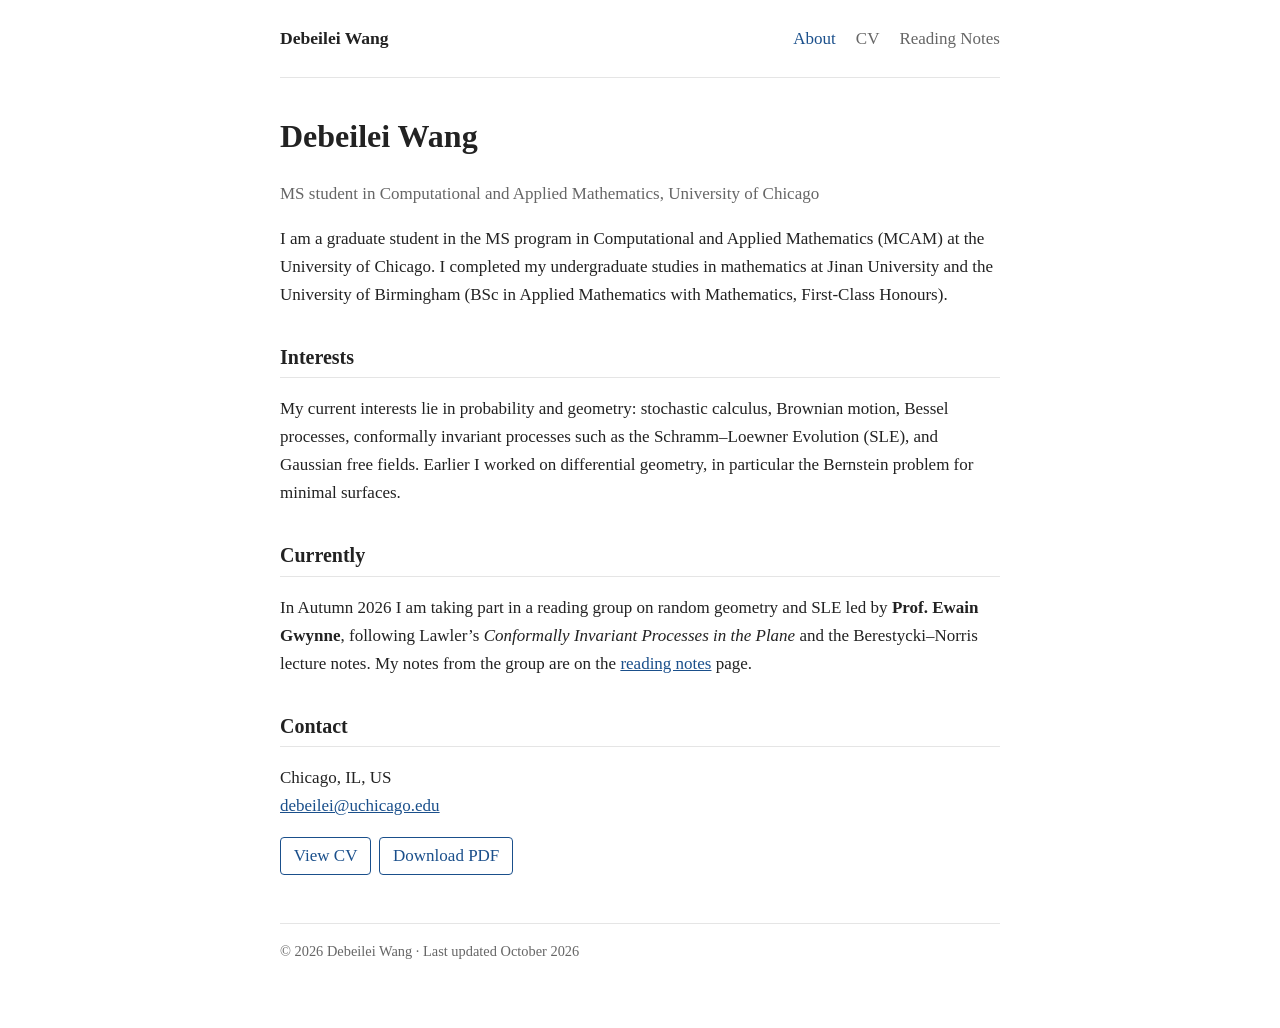
<file: index.html>
<!DOCTYPE html>
<html lang="en"><head><meta charset="utf-8"><meta name="viewport" content="width=device-width,initial-scale=1">
<title>About · Debeilei Wang</title><link rel="stylesheet" href="style.css"></head>
<body><div class="wrap">
<header><a class="name" href="index.html">Debeilei Wang</a>
<nav><a href="index.html" class="active">About</a><a href="cv.html">CV</a><a href="notes.html">Reading Notes</a></nav></header>
<main>
<h1>Debeilei Wang</h1>
<p class="muted">MS student in Computational and Applied Mathematics, University of Chicago</p>
<p>I am a graduate student in the MS program in Computational and Applied Mathematics (MCAM) at the University of Chicago. I completed my undergraduate studies in mathematics at Jinan University and the University of Birmingham (BSc in Applied Mathematics with Mathematics, First-Class Honours).</p>
<h2>Interests</h2>
<p>My current interests lie in probability and geometry: stochastic calculus, Brownian motion, Bessel processes, conformally invariant processes such as the Schramm–Loewner Evolution (SLE), and Gaussian free fields. Earlier I worked on differential geometry, in particular the Bernstein problem for minimal surfaces.</p>
<h2>Currently</h2>
<p>In Autumn 2026 I am taking part in a reading group on random geometry and SLE led by <b>Prof. Ewain Gwynne</b>, following Lawler’s <i>Conformally Invariant Processes in the Plane</i> and the Berestycki–Norris lecture notes. My notes from the group are on the <a href="notes.html">reading notes</a> page.</p>
<h2>Contact</h2>
<p>Chicago, IL, US<br><a href="mailto:debeilei@uchicago.edu">debeilei@uchicago.edu</a></p>
<p><a class="btn" href="cv.html">View CV</a><a class="btn" href="files/Debeilei_Wang_CV.pdf?v=20261022b">Download PDF</a></p>
</main>
<footer>© 2026 Debeilei Wang · Last updated October 2026</footer>
</div></body></html>
</file>
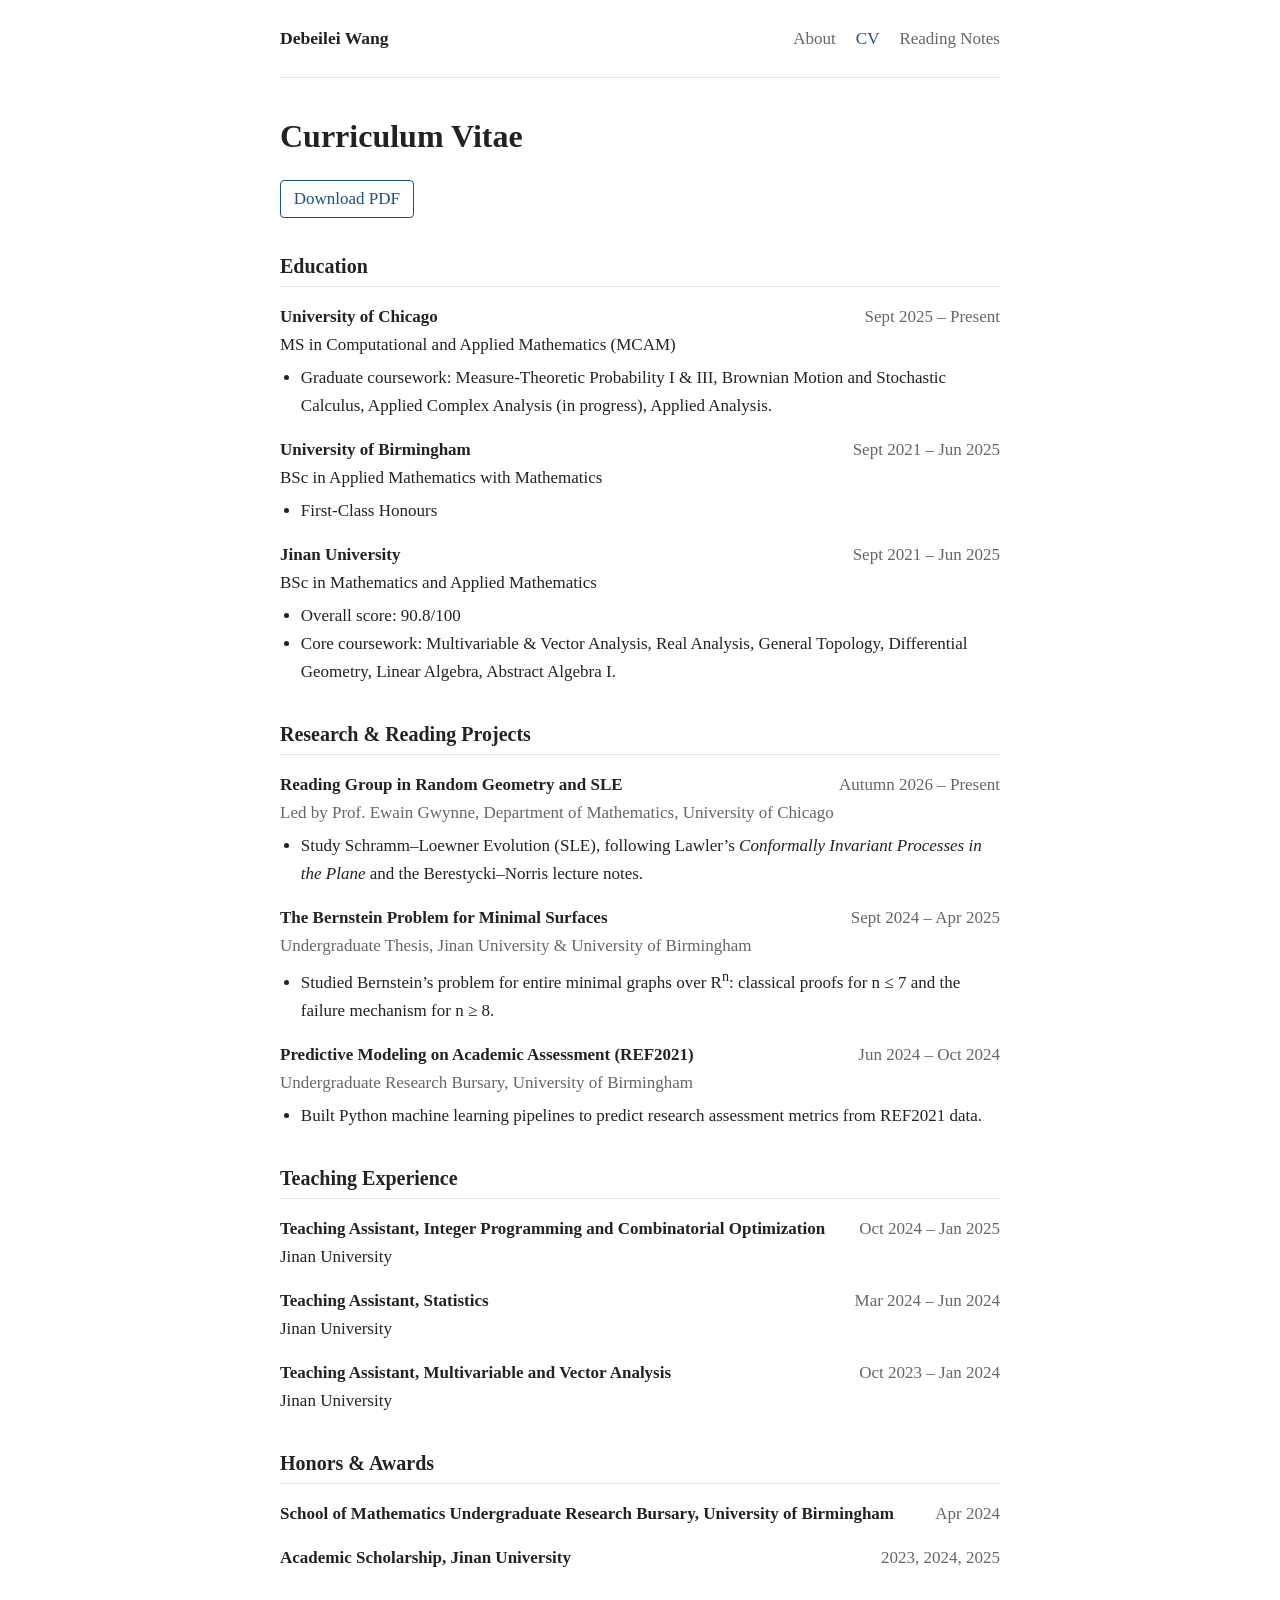
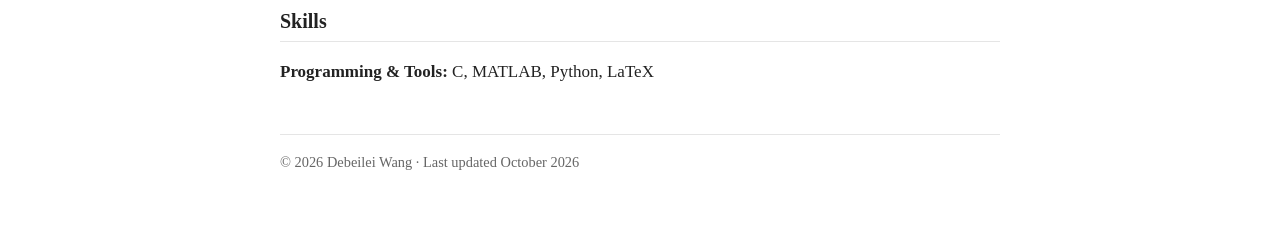
<file: cv.html>
<!DOCTYPE html>
<html lang="en"><head><meta charset="utf-8"><meta name="viewport" content="width=device-width,initial-scale=1">
<title>CV · Debeilei Wang</title><link rel="stylesheet" href="style.css"></head>
<body><div class="wrap">
<header><a class="name" href="index.html">Debeilei Wang</a>
<nav><a href="index.html">About</a><a href="cv.html" class="active">CV</a><a href="notes.html">Reading Notes</a></nav></header>
<main>
<h1>Curriculum Vitae</h1>
<p><a class="btn" href="files/Debeilei_Wang_CV.pdf?v=20261022b">Download PDF</a></p>
<h2>Education</h2>
<div class="item"><div class="row"><span class="title">University of Chicago</span><span class="date">Sept 2025 – Present</span></div>
MS in Computational and Applied Mathematics (MCAM)
<ul><li>Graduate coursework: Measure-Theoretic Probability I &amp; III, Brownian Motion and Stochastic Calculus, Applied Complex Analysis (in progress), Applied Analysis.</li></ul></div>
<div class="item"><div class="row"><span class="title">University of Birmingham</span><span class="date">Sept 2021 – Jun 2025</span></div>
BSc in Applied Mathematics with Mathematics
<ul><li>First-Class Honours</li></ul></div>
<div class="item"><div class="row"><span class="title">Jinan University</span><span class="date">Sept 2021 – Jun 2025</span></div>
BSc in Mathematics and Applied Mathematics
<ul><li>Overall score: 90.8/100</li><li>Core coursework: Multivariable &amp; Vector Analysis, Real Analysis, General Topology, Differential Geometry, Linear Algebra, Abstract Algebra I.</li></ul></div>
<h2>Research &amp; Reading Projects</h2>
<div class="item"><div class="row"><span class="title">Reading Group in Random Geometry and SLE</span><span class="date">Autumn 2026 – Present</span></div>
<span class="muted">Led by Prof. Ewain Gwynne, Department of Mathematics, University of Chicago</span>
<ul><li>Study Schramm–Loewner Evolution (SLE), following Lawler’s <i>Conformally Invariant Processes in the Plane</i> and the Berestycki–Norris lecture notes.</li></ul></div>
<div class="item"><div class="row"><span class="title">The Bernstein Problem for Minimal Surfaces</span><span class="date">Sept 2024 – Apr 2025</span></div>
<span class="muted">Undergraduate Thesis, Jinan University &amp; University of Birmingham</span>
<ul><li>Studied Bernstein’s problem for entire minimal graphs over R<sup>n</sup>: classical proofs for n ≤ 7 and the failure mechanism for n ≥ 8.</li></ul></div>
<div class="item"><div class="row"><span class="title">Predictive Modeling on Academic Assessment (REF2021)</span><span class="date">Jun 2024 – Oct 2024</span></div>
<span class="muted">Undergraduate Research Bursary, University of Birmingham</span>
<ul><li>Built Python machine learning pipelines to predict research assessment metrics from REF2021 data.</li></ul></div>
<h2>Teaching Experience</h2>
<div class="item"><div class="row"><span class="title">Teaching Assistant, Integer Programming and Combinatorial Optimization</span><span class="date">Oct 2024 – Jan 2025</span></div>Jinan University</div>
<div class="item"><div class="row"><span class="title">Teaching Assistant, Statistics</span><span class="date">Mar 2024 – Jun 2024</span></div>Jinan University</div>
<div class="item"><div class="row"><span class="title">Teaching Assistant, Multivariable and Vector Analysis</span><span class="date">Oct 2023 – Jan 2024</span></div>Jinan University</div>
<h2>Honors &amp; Awards</h2>
<div class="item"><div class="row"><span class="title">School of Mathematics Undergraduate Research Bursary, University of Birmingham</span><span class="date">Apr 2024</span></div></div>
<div class="item"><div class="row"><span class="title">Academic Scholarship, Jinan University</span><span class="date">2023, 2024, 2025</span></div></div>
<h2>Skills</h2>
<div class="item"><b>Programming &amp; Tools:</b> C, MATLAB, Python, LaTeX</div>
</main>
<footer>© 2026 Debeilei Wang · Last updated October 2026</footer>
</div></body></html>
</file>
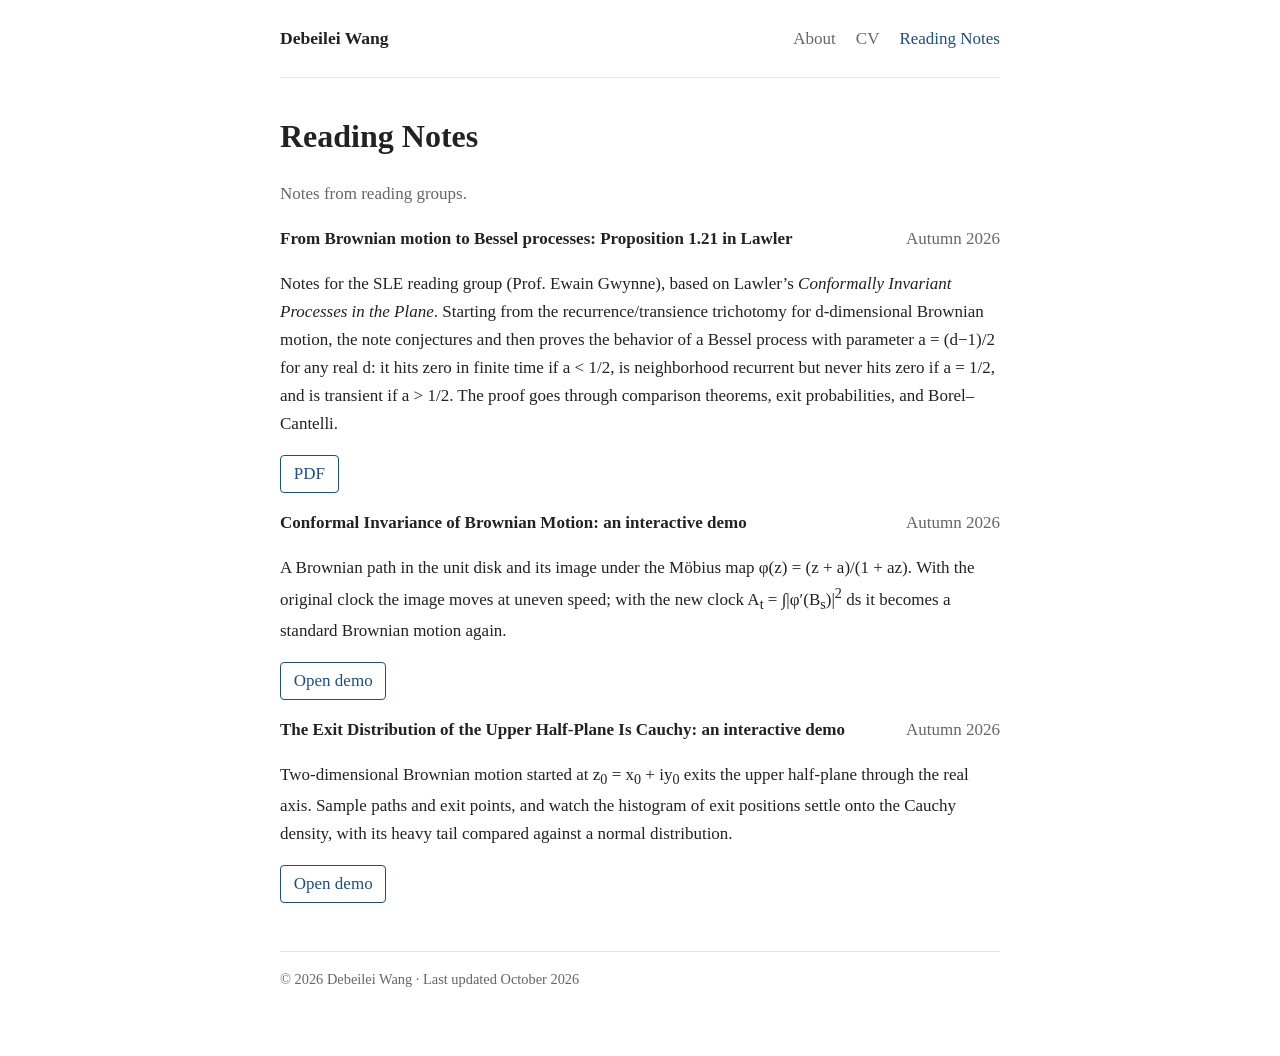
<file: notes.html>
<!DOCTYPE html>
<html lang="en"><head><meta charset="utf-8"><meta name="viewport" content="width=device-width,initial-scale=1">
<title>Reading Notes · Debeilei Wang</title><link rel="stylesheet" href="style.css"></head>
<body><div class="wrap">
<header><a class="name" href="index.html">Debeilei Wang</a>
<nav><a href="index.html">About</a><a href="cv.html">CV</a><a href="notes.html" class="active">Reading Notes</a></nav></header>
<main>
<h1>Reading Notes</h1>
<p class="muted">Notes from reading groups.</p>
<div class="item"><div class="row"><span class="title">From Brownian motion to Bessel processes: Proposition 1.21 in Lawler</span><span class="date">Autumn 2026</span></div>
<p>Notes for the SLE reading group (Prof. Ewain Gwynne), based on Lawler’s <i>Conformally Invariant Processes in the Plane</i>. Starting from the recurrence/transience trichotomy for d-dimensional Brownian motion, the note conjectures and then proves the behavior of a Bessel process with parameter a = (d−1)/2 for any real d: it hits zero in finite time if a &lt; 1/2, is neighborhood recurrent but never hits zero if a = 1/2, and is transient if a &gt; 1/2. The proof goes through comparison theorems, exit probabilities, and Borel–Cantelli.</p>
<a class="btn" href="files/Lawler_s_Prop1_21.pdf">PDF</a></div>
<div class="item"><div class="row"><span class="title">Conformal Invariance of Brownian Motion: an interactive demo</span><span class="date">Autumn 2026</span></div>
<p>A Brownian path in the unit disk and its image under the Möbius map &phi;(z) = (z + a)/(1 + az). With the original clock the image moves at uneven speed; with the new clock A<sub>t</sub> = &int;|&phi;&prime;(B<sub>s</sub>)|<sup>2</sup> ds it becomes a standard Brownian motion again.</p>
<a class="btn" href="demos/conformal-brownian.html">Open demo</a></div>
<div class="item"><div class="row"><span class="title">The Exit Distribution of the Upper Half-Plane Is Cauchy: an interactive demo</span><span class="date">Autumn 2026</span></div>
<p>Two-dimensional Brownian motion started at z<sub>0</sub> = x<sub>0</sub> + iy<sub>0</sub> exits the upper half-plane through the real axis. Sample paths and exit points, and watch the histogram of exit positions settle onto the Cauchy density, with its heavy tail compared against a normal distribution.</p>
<a class="btn" href="demos/halfplane-cauchy.html">Open demo</a></div>
</main>
<footer>© 2026 Debeilei Wang · Last updated October 2026</footer>
</div></body></html>
</file>
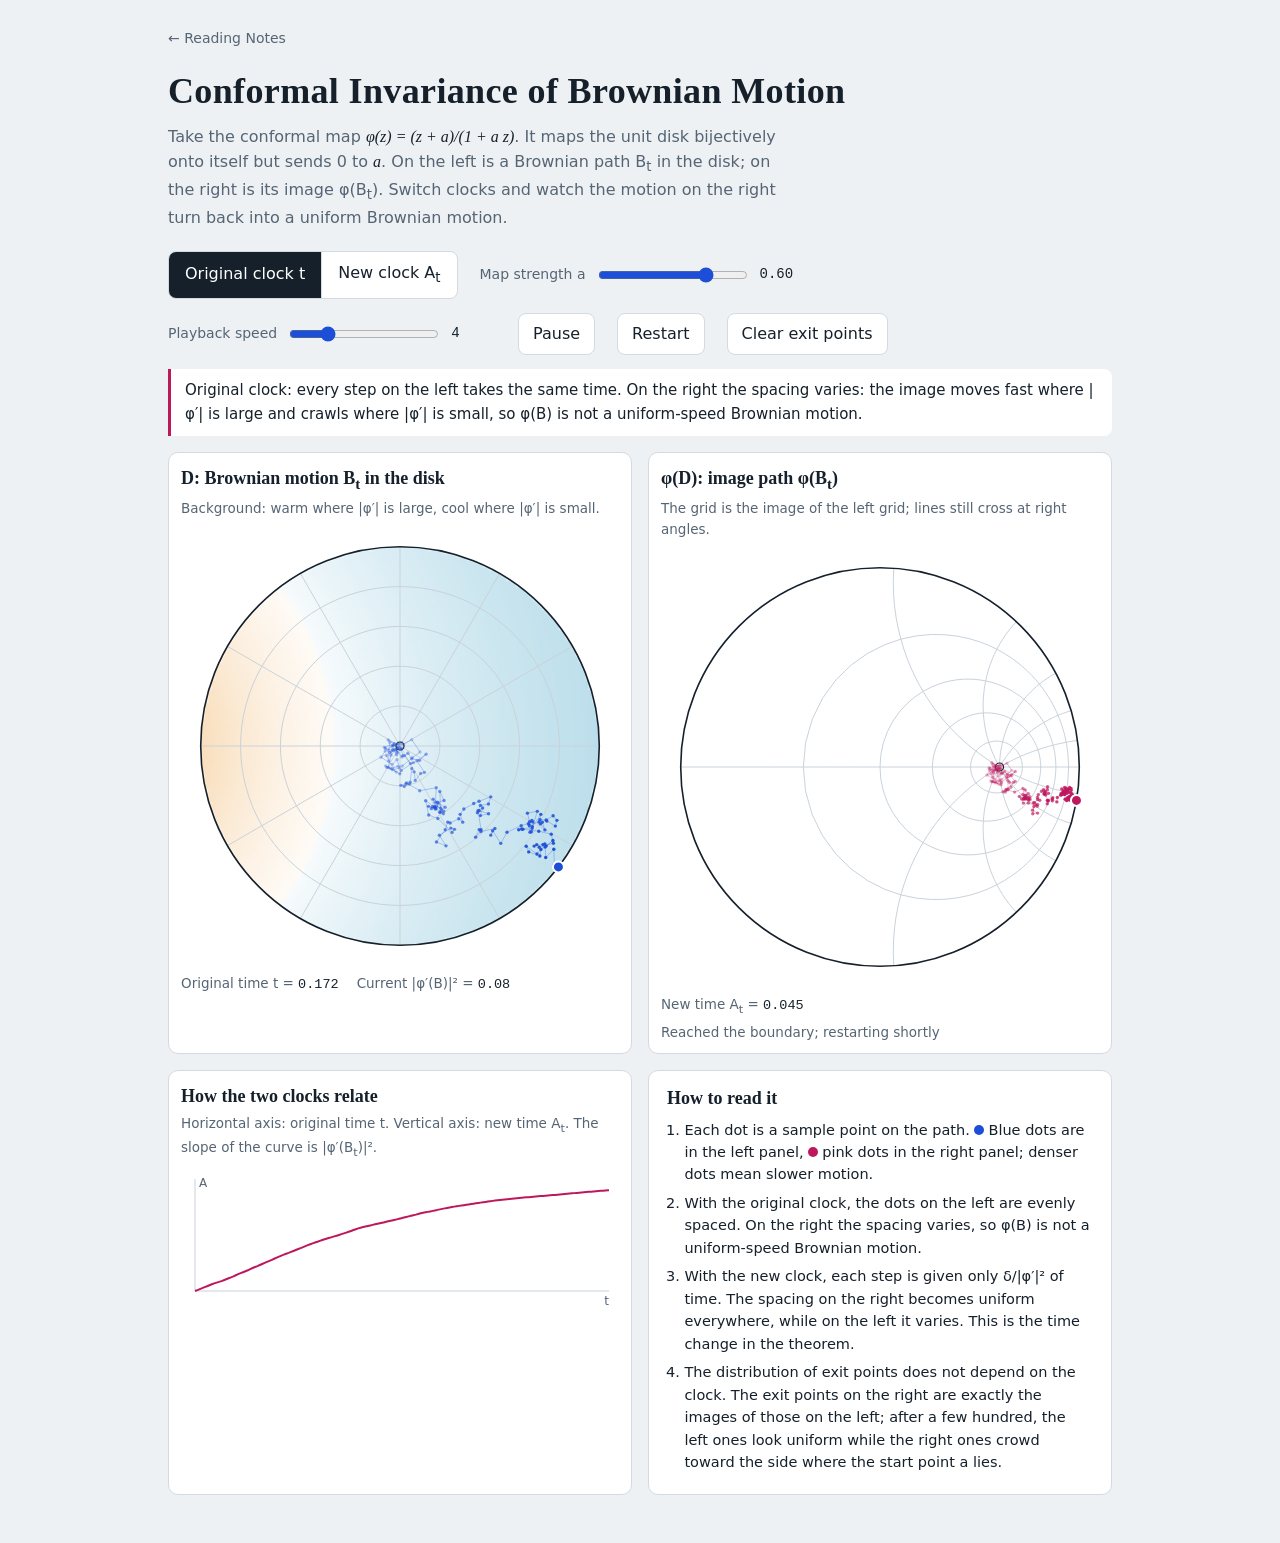
<file: demos/conformal-brownian.html>
<!DOCTYPE html>
<html lang="en">
<head>
<meta charset="utf-8">
<meta name="viewport" content="width=device-width, initial-scale=1">
<title>Conformal Invariance of Brownian Motion · Debeilei Wang</title>
<style>
:root{
  --bg:#eef1f4; --panel:#ffffff; --fg:#15202b; --muted:#566574; --border:#d3dae1;
  --grid:#c9d2db; --edge:#15202b; --left:#1d4ed8; --right:#be185d; --btn:#15202b; --btnfg:#ffffff;
  --serif:"Iowan Old Style","Palatino Linotype",Palatino,Georgia,serif;
  --sans:system-ui,-apple-system,"Segoe UI","PingFang SC","Microsoft YaHei",sans-serif;
  --mono:ui-monospace,SFMono-Regular,Menlo,Consolas,monospace;
}
@media (prefers-color-scheme: dark){
  :root{
    color-scheme:dark;
    --bg:#12161b; --panel:#1a2028; --fg:#e8edf2; --muted:#93a1af; --border:#2b343f;
    --grid:#34404c; --edge:#e8edf2; --left:#6ea8ff; --right:#f472b6; --btn:#e8edf2; --btnfg:#12161b;
  }
}
*{box-sizing:border-box}
body{margin:0;background:var(--bg);color:var(--fg);font-family:var(--sans);line-height:1.55}
main{max-width:980px;margin:0 auto;padding:28px 18px 48px}
h1{font-family:var(--serif);font-size:clamp(26px,4vw,36px);margin:0 0 6px;font-weight:600;letter-spacing:.01em}
.back{margin:0 0 14px;font-size:14px}
.back a{color:var(--muted);text-decoration:none}
.lede{margin:0 0 20px;color:var(--muted);max-width:62ch}
.formula{font-family:var(--serif);font-style:italic;color:var(--fg)}
.controls{display:flex;flex-wrap:wrap;gap:14px 22px;align-items:center;margin:0 0 14px}
.seg{display:inline-flex;border:1px solid var(--border);border-radius:8px;overflow:hidden;background:var(--panel)}
.seg button{border:0;background:transparent;color:var(--fg);padding:9px 16px;font:inherit;cursor:pointer}
.seg button[aria-pressed="true"]{background:var(--btn);color:var(--btnfg)}
.seg button+button{border-left:1px solid var(--border)}
label.sl{display:flex;align-items:center;gap:10px;color:var(--muted);font-size:14px}
label.sl output{font-family:var(--mono);color:var(--fg);min-width:3.2em}
input[type=range]{width:150px;accent-color:var(--left)}
button.plain{border:1px solid var(--border);background:var(--panel);color:var(--fg);padding:8px 14px;border-radius:8px;font:inherit;cursor:pointer}
button:focus-visible,input:focus-visible{outline:2px solid var(--left);outline-offset:2px}
.modeNote{margin:0 0 16px;padding:10px 14px;border-left:3px solid var(--right);background:var(--panel);border-radius:0 8px 8px 0;font-size:15px;min-height:3.1em}
.panels{display:grid;grid-template-columns:repeat(auto-fit,minmax(290px,1fr));gap:16px}
.panel{background:var(--panel);border:1px solid var(--border);border-radius:10px;padding:12px 12px 10px}
.panel h2{font-family:var(--serif);font-size:18px;font-weight:600;margin:0 0 2px}
.panel p.sub{margin:0 0 8px;color:var(--muted);font-size:13.5px}
canvas{display:block;width:100%}
canvas.sq{aspect-ratio:1/1}
.read{display:flex;flex-wrap:wrap;gap:4px 18px;margin-top:8px;font-size:13.5px;color:var(--muted)}
.read b{font-family:var(--mono);font-weight:500;color:var(--fg)}
.lower{display:grid;grid-template-columns:repeat(auto-fit,minmax(290px,1fr));gap:16px;margin-top:16px}
.lower canvas{height:140px}
.guide{background:var(--panel);border:1px solid var(--border);border-radius:10px;padding:14px 18px}
.guide h2{font-family:var(--serif);font-size:18px;margin:0 0 6px;font-weight:600}
.guide ol{margin:0;padding-left:1.2em;font-size:14.5px}
.guide li{margin:6px 0}
.sw{display:inline-block;width:10px;height:10px;border-radius:50%;vertical-align:baseline;margin-right:4px}
</style>
</head>
<body>
<main>
  <p class="back"><a href="../notes.html">← Reading Notes</a></p>
  <h1>Conformal Invariance of Brownian Motion</h1>
  <p class="lede">Take the conformal map <span class="formula">φ(z) = (z + a)/(1 + a z)</span>. It maps the unit disk bijectively onto itself but sends 0 to <span class="formula">a</span>. On the left is a Brownian path B<sub>t</sub> in the disk; on the right is its image φ(B<sub>t</sub>). Switch clocks and watch the motion on the right turn back into a uniform Brownian motion.</p>

  <div class="controls">
    <div class="seg" role="group" aria-label="Choose clock">
      <button id="mReal" aria-pressed="true">Original clock t</button>
      <button id="mNew" aria-pressed="false">New clock A<sub>t</sub></button>
    </div>
    <label class="sl">Map strength a <input id="sa" type="range" min="0" max="0.8" step="0.05" value="0.6"><output id="oa">0.60</output></label>
    <label class="sl">Playback speed <input id="ss" type="range" min="1" max="14" step="1" value="4"><output id="os">4</output></label>
    <button class="plain" id="bPause">Pause</button>
    <button class="plain" id="bRestart">Restart</button>
    <button class="plain" id="bClear">Clear exit points</button>
  </div>

  <p class="modeNote" id="modeNote"></p>

  <div class="panels">
    <section class="panel">
      <h2>D: Brownian motion B<sub>t</sub> in the disk</h2>
      <p class="sub">Background: warm where |φ′| is large, cool where |φ′| is small.</p>
      <canvas id="cL" class="sq" aria-label="Left: Brownian path in the unit disk"></canvas>
      <div class="read"><span>Original time t = <b id="rt">0.000</b></span><span>Current |φ′(B)|² = <b id="rs">1.00</b></span></div>
    </section>
    <section class="panel">
      <h2>φ(D): image path φ(B<sub>t</sub>)</h2>
      <p class="sub">The grid is the image of the left grid; lines still cross at right angles.</p>
      <canvas id="cR" class="sq" aria-label="Right: image path"></canvas>
      <div class="read"><span>New time A<sub>t</sub> = <b id="rA">0.000</b></span><span id="status">&nbsp;</span></div>
    </section>
  </div>

  <div class="lower">
    <section class="panel">
      <h2>How the two clocks relate</h2>
      <p class="sub">Horizontal axis: original time t. Vertical axis: new time A<sub>t</sub>. The slope of the curve is |φ′(B<sub>t</sub>)|².</p>
      <canvas id="cC" aria-label="Curve comparing the old and new clocks"></canvas>
    </section>
    <section class="guide">
      <h2>How to read it</h2>
      <ol>
        <li>Each dot is a sample point on the path. <span class="sw" style="background:var(--left)"></span>Blue dots are in the left panel, <span class="sw" style="background:var(--right)"></span>pink dots in the right panel; denser dots mean slower motion.</li>
        <li>With the original clock, the dots on the left are evenly spaced. On the right the spacing varies, so φ(B) is not a uniform-speed Brownian motion.</li>
        <li>With the new clock, each step is given only δ/|φ′|² of time. The spacing on the right becomes uniform everywhere, while on the left it varies. This is the time change in the theorem.</li>
        <li>The distribution of exit points does not depend on the clock. The exit points on the right are exactly the images of those on the left; after a few hundred, the left ones look uniform while the right ones crowd toward the side where the start point a lies.</li>
      </ol>
    </section>
  </div>
</main>

<script>
(() => {
  const $ = s => document.querySelector(s);
  const cL = $('#cL'), cR = $('#cR'), cC = $('#cC');
  const gL = cL.getContext('2d'), gR = cR.getContext('2d'), gC = cC.getContext('2d');

  let a = 0.6, mode = 'real', speed = 4, paused = false;
  const DT = 1e-3, CAP = 0.02, TR = 500;
  let B, t, A, trail, clockPts, finished, holdUntil = 0;
  const exits = [];

  const heat = document.createElement('canvas');
  heat.width = heat.height = 120;

  function phi(z){
    const nx = z.x + a, ny = z.y, dx = 1 + a*z.x, dy = a*z.y, d2 = dx*dx + dy*dy;
    return { x:(nx*dx + ny*dy)/d2, y:(ny*dx - nx*dy)/d2 };
  }
  function speed2(z){
    const dx = 1 + a*z.x, dy = a*z.y, d2 = dx*dx + dy*dy;
    return (1 - a*a)*(1 - a*a)/(d2*d2);
  }
  function randn(){
    let u = 0, v = 0;
    while(!u) u = Math.random();
    v = Math.random();
    return Math.sqrt(-2*Math.log(u))*Math.cos(2*Math.PI*v);
  }

  function reset(){
    B = {x:0, y:0}; t = 0; A = 0; trail = [{x:0, y:0}]; clockPts = [[0, 0]]; finished = false;
  }

  function buildHeat(){
    const g = heat.getContext('2d'), N = 120, img = g.createImageData(N, N);
    for(let j = 0; j < N; j++){
      for(let i = 0; i < N; i++){
        const x = (i + .5)/N*2 - 1, y = 1 - (j + .5)/N*2, k = 4*(j*N + i);
        if(x*x + y*y >= 1){ img.data[k+3] = 0; continue; }
        const v = Math.max(-1, Math.min(1, Math.log10(speed2({x, y}))/1.5));
        const warm = v > 0, w = Math.abs(v);
        img.data[k]   = warm ? 235 : 40;
        img.data[k+1] = warm ? 150 : 150;
        img.data[k+2] = warm ? 40  : 190;
        img.data[k+3] = Math.round(255*(0.04 + 0.34*w));
      }
    }
    g.putImageData(img, 0, 0);
  }

  function stepOnce(){
    const s2 = speed2(B);
    const dt = mode === 'real' ? DT : Math.min(DT/s2, CAP);
    const sd = Math.sqrt(dt);
    const nx = B.x + sd*randn(), ny = B.y + sd*randn();
    t += dt; A += s2*dt;
    if(nx*nx + ny*ny >= 1){
      const dx = nx - B.x, dy = ny - B.y;
      const qa = dx*dx + dy*dy, qb = 2*(B.x*dx + B.y*dy), qc = B.x*B.x + B.y*B.y - 1;
      const s = (-qb + Math.sqrt(qb*qb - 4*qa*qc))/(2*qa);
      t += (s - 1)*dt; A += (s - 1)*s2*dt;
      const ex = B.x + s*dx, ey = B.y + s*dy, n = Math.hypot(ex, ey);
      B = {x:ex/n, y:ey/n};
      trail.push(B); clockPts.push([t, A]);
      exits.push(Math.atan2(B.y, B.x)); if(exits.length > 800) exits.shift();
      finished = true; return;
    }
    B = {x:nx, y:ny};
    trail.push(B); if(trail.length > TR) trail.shift();
    clockPts.push([t, A]);
  }

  function fit(cv){
    const r = cv.getBoundingClientRect(), dpr = window.devicePixelRatio || 1;
    cv.width = Math.max(1, Math.round(r.width*dpr)); cv.height = Math.max(1, Math.round(r.height*dpr));
    cv._w = r.width; cv._h = r.height; cv._dpr = dpr;
  }

  let col;
  function readColors(){
    const cs = getComputedStyle(document.documentElement), g = n => cs.getPropertyValue(n).trim();
    col = { grid:g('--grid'), edge:g('--edge'), left:g('--left'), right:g('--right'),
            disk:g('--panel'), fg:g('--fg'), muted:g('--muted') };
  }

  function drawPanel(g, cv, m, withHeat, color){
    const w = cv._w, h = cv._h;
    g.setTransform(cv._dpr, 0, 0, cv._dpr, 0, 0);
    g.clearRect(0, 0, w, h);
    const cx = w/2, cy = h/2, R = Math.min(w, h)*0.455;
    const P = z => { const q = m(z); return [cx + R*q.x, cy - R*q.y]; };

    g.beginPath(); g.arc(cx, cy, R, 0, 2*Math.PI); g.fillStyle = col.disk; g.fill();
    if(withHeat){
      g.save(); g.beginPath(); g.arc(cx, cy, R, 0, 2*Math.PI); g.clip();
      g.imageSmoothingEnabled = true; g.drawImage(heat, cx - R, cy - R, 2*R, 2*R); g.restore();
    }
    g.strokeStyle = col.grid; g.lineWidth = 1;
    for(const r of [.2, .4, .6, .8]){
      g.beginPath();
      for(let k = 0; k <= 96; k++){
        const th = 2*Math.PI*k/96, p = P({x:r*Math.cos(th), y:r*Math.sin(th)});
        k ? g.lineTo(p[0], p[1]) : g.moveTo(p[0], p[1]);
      }
      g.stroke();
    }
    for(let j = 0; j < 12; j++){
      const th = 2*Math.PI*j/12;
      g.beginPath();
      for(let k = 0; k <= 30; k++){
        const r = k/30, p = P({x:r*Math.cos(th), y:r*Math.sin(th)});
        k ? g.lineTo(p[0], p[1]) : g.moveTo(p[0], p[1]);
      }
      g.stroke();
    }
    g.strokeStyle = col.edge; g.lineWidth = 1.6;
    g.beginPath(); g.arc(cx, cy, R, 0, 2*Math.PI); g.stroke();

    // recorded exit points
    g.fillStyle = color; g.globalAlpha = 0.5;
    for(const th of exits){
      const p = P({x:Math.cos(th), y:Math.sin(th)});
      g.beginPath(); g.arc(p[0], p[1], 2.4, 0, 2*Math.PI); g.fill();
    }
    g.globalAlpha = 1;

    // starting point
    const p0 = P({x:0, y:0});
    g.strokeStyle = col.fg; g.lineWidth = 1.2;
    g.beginPath(); g.arc(p0[0], p0[1], 4, 0, 2*Math.PI); g.stroke();

    // path and sample points
    const n = trail.length;
    g.strokeStyle = color; g.globalAlpha = 0.28; g.lineWidth = 1;
    g.beginPath();
    for(let i = 0; i < n; i++){ const p = P(trail[i]); i ? g.lineTo(p[0], p[1]) : g.moveTo(p[0], p[1]); }
    g.stroke();
    g.fillStyle = color;
    for(let i = 0; i < n; i++){
      const p = P(trail[i]);
      g.globalAlpha = 0.22 + 0.78*i/n;
      g.beginPath(); g.arc(p[0], p[1], 1.7, 0, 2*Math.PI); g.fill();
    }
    g.globalAlpha = 1;
    const hp = P(trail[n - 1]);
    g.fillStyle = color; g.strokeStyle = col.disk; g.lineWidth = 2;
    g.beginPath(); g.arc(hp[0], hp[1], 5.5, 0, 2*Math.PI); g.fill(); g.stroke();
  }

  function drawClock(){
    const g = gC, w = cC._w, h = cC._h;
    g.setTransform(cC._dpr, 0, 0, cC._dpr, 0, 0);
    g.clearRect(0, 0, w, h);
    const L = 14, Rr = 10, T = 10, Bm = 18, pw = w - L - Rr, ph = h - T - Bm;
    g.strokeStyle = col.grid; g.lineWidth = 1;
    g.beginPath(); g.moveTo(L, T); g.lineTo(L, T + ph); g.lineTo(L + pw, T + ph); g.stroke();
    const tm = Math.max(0.05, t), am = Math.max(0.05, A);
    g.strokeStyle = col.right; g.lineWidth = 2; g.beginPath();
    for(let i = 0; i < clockPts.length; i++){
      const x = L + pw*clockPts[i][0]/tm, y = T + ph - ph*clockPts[i][1]/am;
      i ? g.lineTo(x, y) : g.moveTo(x, y);
    }
    g.stroke();
    g.fillStyle = col.muted; g.font = '12px system-ui, sans-serif';
    g.textAlign = 'right'; g.fillText('t', L + pw, T + ph + 14);
    g.textAlign = 'left'; g.fillText('A', L + 4, T + 8);
  }

  const modeText = {
    real:'Original clock: every step on the left takes the same time. On the right the spacing varies: the image moves fast where |φ′| is large and crawls where |φ′| is small, so φ(B) is not a uniform-speed Brownian motion.',
    new:'New clock A_t: each step is given only δ/|φ′|² of time. The spacing on the right is now uniform, so φ(B) is a standard Brownian motion; on the left the dots get denser where |φ′| is large.'
  };

  function setMode(m){
    mode = m;
    $('#mReal').setAttribute('aria-pressed', m === 'real');
    $('#mNew').setAttribute('aria-pressed', m === 'new');
    $('#modeNote').textContent = modeText[m];
    reset();
  }

  function frame(ts){
    if(!paused){
      if(finished){ if(ts > holdUntil) reset(); }
      else{
        for(let i = 0; i < speed; i++){
          stepOnce();
          if(finished){ holdUntil = ts + 900; break; }
        }
      }
    }
    readColors();
    drawPanel(gL, cL, z => z, true, col.left);
    drawPanel(gR, cR, phi, false, col.right);
    drawClock();
    $('#rt').textContent = t.toFixed(3);
    $('#rA').textContent = A.toFixed(3);
    $('#rs').textContent = speed2(B).toFixed(2);
    $('#status').textContent = finished ? 'Reached the boundary; restarting shortly' : 'Exit points recorded: ' + exits.length;
    requestAnimationFrame(frame);
  }

  $('#mReal').addEventListener('click', () => setMode('real'));
  $('#mNew').addEventListener('click', () => setMode('new'));
  $('#sa').addEventListener('input', e => {
    a = parseFloat(e.target.value); $('#oa').textContent = a.toFixed(2);
    exits.length = 0; buildHeat(); reset();
  });
  $('#ss').addEventListener('input', e => { speed = parseInt(e.target.value, 10); $('#os').textContent = speed; });
  $('#bPause').addEventListener('click', e => { paused = !paused; e.target.textContent = paused ? 'Resume' : 'Pause'; });
  $('#bRestart').addEventListener('click', reset);
  $('#bClear').addEventListener('click', () => { exits.length = 0; });

  function fitAll(){ fit(cL); fit(cR); fit(cC); }
  new ResizeObserver(fitAll).observe(document.body);
  window.addEventListener('resize', fitAll);

  if(window.matchMedia('(prefers-reduced-motion: reduce)').matches){
    paused = true; $('#bPause').textContent = 'Resume';
  }

  fitAll(); buildHeat(); setMode('real');
  requestAnimationFrame(frame);
})();
</script>
</body>
</html>
</file>
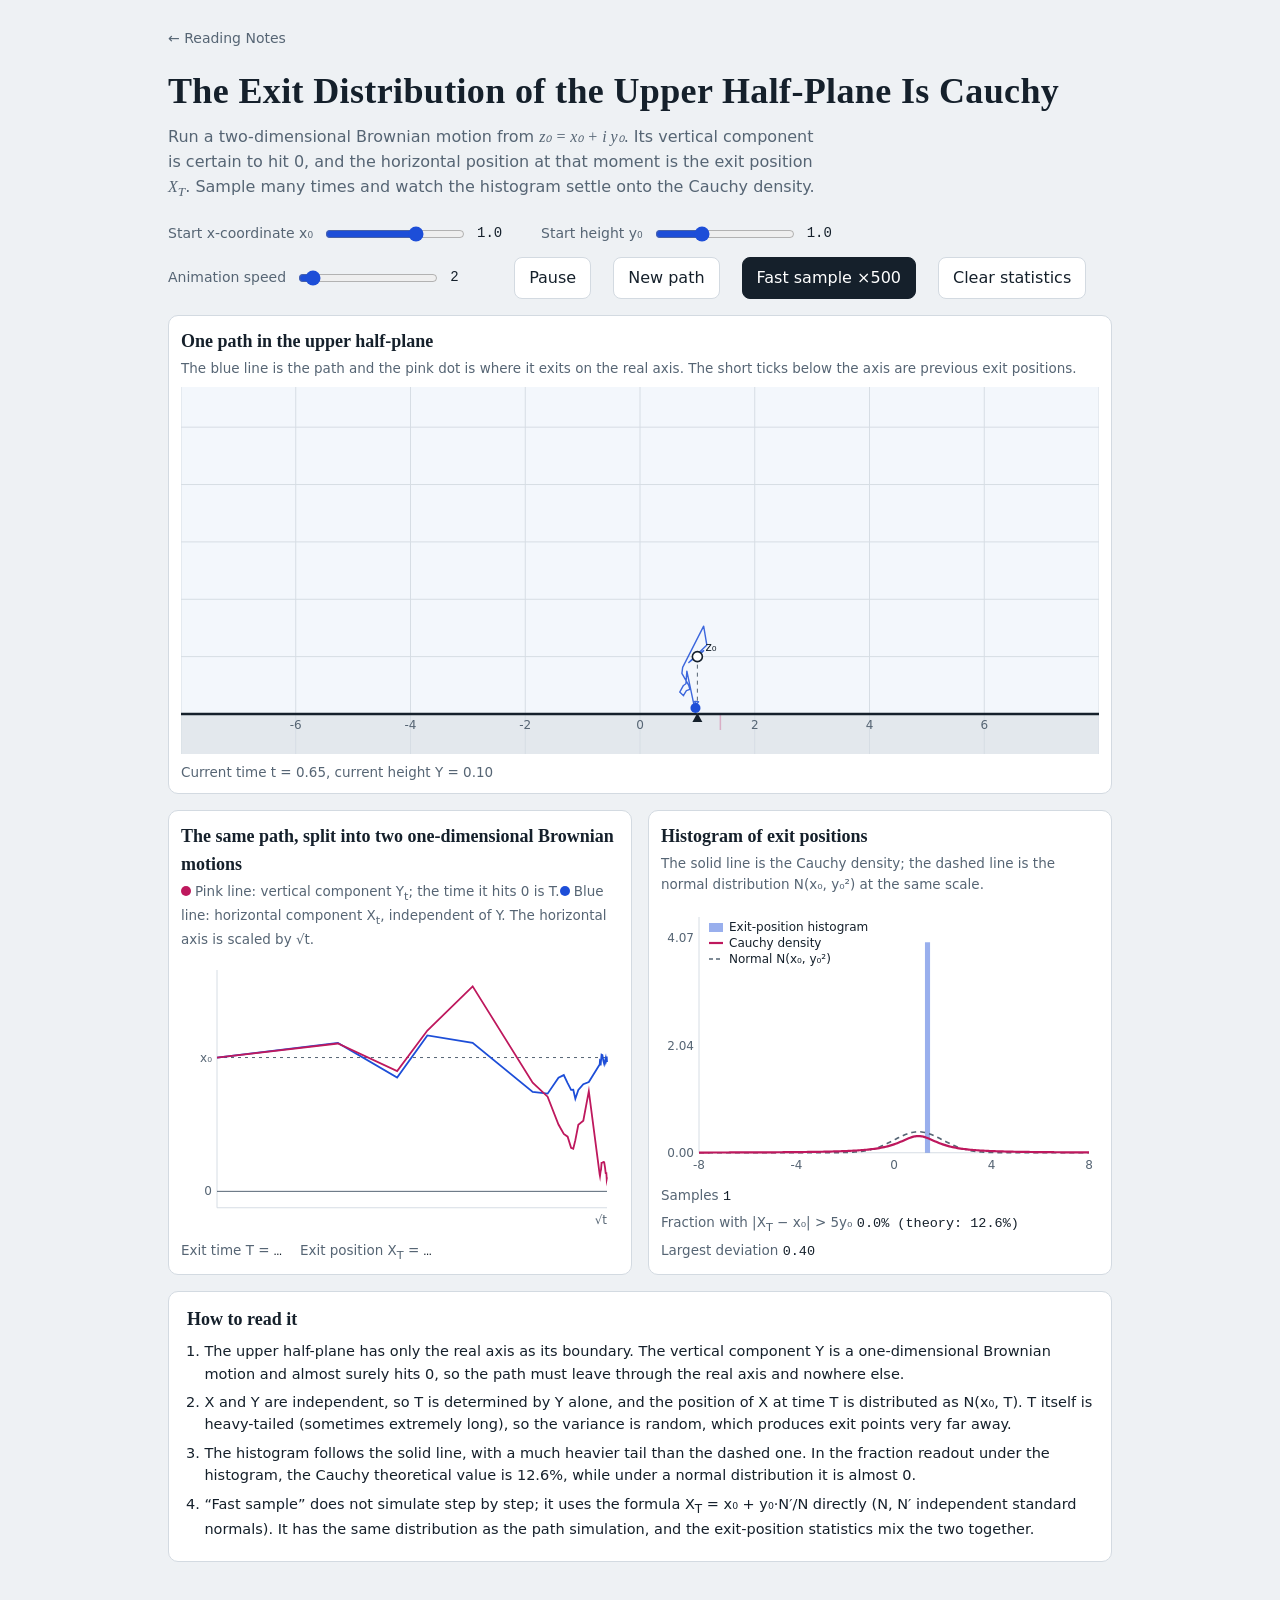
<file: demos/halfplane-cauchy.html>
<!DOCTYPE html>
<html lang="en">
<head>
<meta charset="utf-8">
<meta name="viewport" content="width=device-width, initial-scale=1">
<title>Exit Distribution of the Upper Half-Plane Is Cauchy · Debeilei Wang</title>
<style>
:root{
  --bg:#eef1f4; --panel:#ffffff; --fg:#15202b; --muted:#566574; --border:#d3dae1;
  --grid:#d6dde4; --left:#1d4ed8; --right:#be185d; --btn:#15202b; --btnfg:#ffffff;
  --tint:#f3f7fc; --below:#e3e8ed;
  --serif:"Iowan Old Style","Palatino Linotype",Palatino,Georgia,serif;
  --sans:system-ui,-apple-system,"Segoe UI","PingFang SC","Microsoft YaHei",sans-serif;
  --mono:ui-monospace,SFMono-Regular,Menlo,Consolas,monospace;
}
@media (prefers-color-scheme: dark){
  :root{
    color-scheme:dark;
    --bg:#12161b; --panel:#1a2028; --fg:#e8edf2; --muted:#93a1af; --border:#2b343f;
    --grid:#2f3944; --left:#6ea8ff; --right:#f472b6; --btn:#e8edf2; --btnfg:#12161b;
    --tint:#1f2731; --below:#14181e;
  }
}
*{box-sizing:border-box}
body{margin:0;background:var(--bg);color:var(--fg);font-family:var(--sans);line-height:1.55}
main{max-width:980px;margin:0 auto;padding:28px 18px 48px}
h1{font-family:var(--serif);font-size:clamp(26px,4vw,36px);margin:0 0 6px;font-weight:600;letter-spacing:.01em}
.back{margin:0 0 14px;font-size:14px}
.back a{color:var(--muted);text-decoration:none}
.lede{margin:0 0 20px;color:var(--muted);max-width:64ch}
.controls{display:flex;flex-wrap:wrap;gap:12px 22px;align-items:center;margin:0 0 16px}
label.sl{display:flex;align-items:center;gap:10px;color:var(--muted);font-size:14px}
label.sl output{font-family:var(--mono);color:var(--fg);min-width:3em}
input[type=range]{width:140px;accent-color:var(--left)}
button{border:1px solid var(--border);background:var(--panel);color:var(--fg);padding:8px 14px;border-radius:8px;font:inherit;cursor:pointer}
button.main{background:var(--btn);color:var(--btnfg);border-color:var(--btn)}
button:focus-visible,input:focus-visible{outline:2px solid var(--left);outline-offset:2px}
.panel{background:var(--panel);border:1px solid var(--border);border-radius:10px;padding:12px 12px 10px}
.panel h2{font-family:var(--serif);font-size:18px;font-weight:600;margin:0 0 2px}
.panel p.sub{margin:0 0 8px;color:var(--muted);font-size:13.5px}
canvas{display:block;width:100%}
#cP{aspect-ratio:16/6.4}
.two{display:grid;grid-template-columns:repeat(auto-fit,minmax(300px,1fr));gap:16px;margin-top:16px}
.two canvas{aspect-ratio:16/10}
.read{display:flex;flex-wrap:wrap;gap:4px 18px;margin-top:8px;font-size:13.5px;color:var(--muted)}
.read b{font-family:var(--mono);font-weight:500;color:var(--fg)}
.guide{margin-top:16px;background:var(--panel);border:1px solid var(--border);border-radius:10px;padding:14px 18px}
.guide h2{font-family:var(--serif);font-size:18px;margin:0 0 6px;font-weight:600}
.guide ol{margin:0;padding-left:1.2em;font-size:14.5px}
.guide li{margin:6px 0}
.sw{display:inline-block;width:10px;height:10px;border-radius:50%;margin-right:4px}
.i{font-family:var(--serif);font-style:italic}
</style>
</head>
<body>
<main>
  <p class="back"><a href="../notes.html">← Reading Notes</a></p>
  <h1>The Exit Distribution of the Upper Half-Plane Is Cauchy</h1>
  <p class="lede">Run a two-dimensional Brownian motion from <span class="i">z₀ = x₀ + i y₀</span>. Its vertical component is certain to hit 0, and the horizontal position at that moment is the exit position <span class="i">X<sub>T</sub></span>. Sample many times and watch the histogram settle onto the Cauchy density.</p>

  <div class="controls">
    <label class="sl">Start x-coordinate x₀ <input id="sx" type="range" min="-3" max="3" step="0.5" value="1"><output id="ox">1.0</output></label>
    <label class="sl">Start height y₀ <input id="sy" type="range" min="0.3" max="2.5" step="0.1" value="1"><output id="oy">1.0</output></label>
    <label class="sl">Animation speed <input id="ss" type="range" min="1" max="20" step="1" value="2"><output id="os">2</output></label>
    <button id="bPause">Pause</button>
    <button id="bNew">New path</button>
    <button id="bFast" class="main">Fast sample ×500</button>
    <button id="bClear">Clear statistics</button>
  </div>

  <section class="panel">
    <h2>One path in the upper half-plane</h2>
    <p class="sub">The blue line is the path and the pink dot is where it exits on the real axis. The short ticks below the axis are previous exit positions.</p>
    <canvas id="cP" aria-label="Brownian path and exit position in the upper half-plane"></canvas>
    <div class="read"><span id="rPath">&nbsp;</span></div>
  </section>

  <div class="two">
    <section class="panel">
      <h2>The same path, split into two one-dimensional Brownian motions</h2>
      <p class="sub"><span class="sw" style="background:var(--right)"></span>Pink line: vertical component Y<sub>t</sub>; the time it hits 0 is T.<span class="sw" style="background:var(--left)"></span>Blue line: horizontal component X<sub>t</sub>, independent of Y. The horizontal axis is scaled by √t.</p>
      <canvas id="cS" aria-label="Vertical and horizontal components over time"></canvas>
      <div class="read"><span>Exit time T = <b id="rT">–</b></span><span>Exit position X<sub>T</sub> = <b id="rX">–</b></span></div>
    </section>
    <section class="panel">
      <h2>Histogram of exit positions</h2>
      <p class="sub">The solid line is the Cauchy density; the dashed line is the normal distribution N(x₀, y₀²) at the same scale.</p>
      <canvas id="cH" aria-label="Histogram of exit positions with theoretical density"></canvas>
      <div class="read"><span>Samples <b id="rN">0</b></span><span>Fraction with |X<sub>T</sub> − x₀| &gt; 5y₀ <b id="rTail">–</b></span><span>Largest deviation <b id="rMax">–</b></span></div>
    </section>
  </div>

  <section class="guide">
    <h2>How to read it</h2>
    <ol>
      <li>The upper half-plane has only the real axis as its boundary. The vertical component Y is a one-dimensional Brownian motion and almost surely hits 0, so the path must leave through the real axis and nowhere else.</li>
      <li>X and Y are independent, so T is determined by Y alone, and the position of X at time T is distributed as N(x₀, T). T itself is heavy-tailed (sometimes extremely long), so the variance is random, which produces exit points very far away.</li>
      <li>The histogram follows the solid line, with a much heavier tail than the dashed one. In the fraction readout under the histogram, the Cauchy theoretical value is 12.6%, while under a normal distribution it is almost 0.</li>
      <li>“Fast sample” does not simulate step by step; it uses the formula X<sub>T</sub> = x₀ + y₀·N′/N directly (N, N′ independent standard normals). It has the same distribution as the path simulation, and the exit-position statistics mix the two together.</li>
    </ol>
  </section>
</main>

<script>
(() => {
  const $ = s => document.querySelector(s);
  const cP = $('#cP'), cS = $('#cS'), cH = $('#cH');
  const gP = cP.getContext('2d'), gS = cS.getContext('2d'), gH = cH.getContext('2d');

  const W0 = -8, W1 = 8, V0 = -0.7, V1 = 5.7;
  const BW = 0.25, NB = 64;
  let x0 = 1, y0 = 1, speed = 2, paused = false;
  let P, pts, finished = false, holdUntil = 0, lastT = null, lastX = null;
  let counts, N, nearOut, outL, outR, maxDev, recent;

  function randn(){
    let u = 0; while(!u) u = Math.random();
    return Math.sqrt(-2*Math.log(u))*Math.cos(2*Math.PI*Math.random());
  }

  function resetStats(){
    counts = new Array(NB).fill(0); N = 0; nearOut = 0; outL = 0; outR = 0; maxDev = 0; recent = [];
  }
  function addSample(x){
    N++;
    const i = Math.floor((x - W0)/BW);
    if(i >= 0 && i < NB) counts[i]++; else if(x < W0) outL++; else outR++;
    if(Math.abs(x - x0) > 5*y0) nearOut++;
    maxDev = Math.max(maxDev, Math.abs(x - x0));
    recent.push(x); if(recent.length > 800) recent.shift();
  }

  function newPath(){
    P = {x:x0, y:y0, t:0}; pts = [[0, x0, y0]]; finished = false; lastT = null; lastX = null;
  }

  function finish(T, xT){
    finished = true; lastT = T; lastX = xT;
    pts.push([T, xT, 0]);
    addSample(xT);
  }

  function stepPath(){
    const y = P.y;
    const dt = Math.min(1e4, Math.max(1e-3, y*y/16));
    const sd = Math.sqrt(dt);
    const ny = y + sd*randn();
    let hit = false, s = 1;
    if(ny <= 0){ hit = true; s = y/(y - ny); }
    else if(Math.random() < Math.exp(-2*y*ny/dt)){ hit = true; s = 0.5; }
    if(hit){
      finish(P.t + s*dt, P.x + Math.sqrt(s*dt)*randn());
      return;
    }
    P.x += sd*randn(); P.y = ny; P.t += dt;
    pts.push([P.t, P.x, P.y]);
  }

  function fastSample(n){
    for(let i = 0; i < n; i++){
      let z = randn(); while(z === 0) z = randn();
      addSample(x0 + y0*randn()/Math.abs(z));
    }
  }

  function fit(cv){
    const r = cv.getBoundingClientRect(), dpr = window.devicePixelRatio || 1;
    cv.width = Math.max(1, Math.round(r.width*dpr)); cv.height = Math.max(1, Math.round(r.height*dpr));
    cv._w = r.width; cv._h = r.height; cv._dpr = dpr;
  }
  let col;
  function readColors(){
    const cs = getComputedStyle(document.documentElement), g = n => cs.getPropertyValue(n).trim();
    col = { fg:g('--fg'), muted:g('--muted'), grid:g('--grid'), left:g('--left'), right:g('--right'),
            tint:g('--tint'), below:g('--below'), panel:g('--panel') };
  }
  function setup(g, cv){ g.setTransform(cv._dpr, 0, 0, cv._dpr, 0, 0); g.clearRect(0, 0, cv._w, cv._h); }
  function fmt(v){ return Math.abs(v) >= 1000 ? v.toExponential(2) : v.toFixed(2); }

  /* ---------- upper half-plane ---------- */
  function drawPlane(){
    const g = gP, w = cP._w, h = cP._h;
    setup(g, cP);
    const X = x => (x - W0)/(W1 - W0)*w, Y = y => h - (y - V0)/(V1 - V0)*h;
    g.fillStyle = col.tint; g.fillRect(0, 0, w, Y(0));
    g.fillStyle = col.below; g.fillRect(0, Y(0), w, h - Y(0));
    g.strokeStyle = col.grid; g.lineWidth = 1;
    for(let x = -8; x <= 8; x += 2){ g.beginPath(); g.moveTo(X(x), 0); g.lineTo(X(x), h); g.stroke(); }
    for(let y = 0; y <= 5; y += 1){ g.beginPath(); g.moveTo(0, Y(y)); g.lineTo(w, Y(y)); g.stroke(); }
    g.fillStyle = col.muted; g.font = '12px system-ui, sans-serif'; g.textAlign = 'center';
    for(let x = -6; x <= 6; x += 2){ g.fillText(String(x), X(x), Y(0) + 15); }

    // previous exit positions
    g.strokeStyle = col.right; g.globalAlpha = 0.28; g.lineWidth = 1.5;
    for(const x of recent){
      if(x < W0 || x > W1) continue;
      g.beginPath(); g.moveTo(X(x), Y(0)); g.lineTo(X(x), Y(0) + 16); g.stroke();
    }
    g.globalAlpha = 1;
    g.fillStyle = col.right; g.font = '12px system-ui, sans-serif';
    if(outL){ g.textAlign = 'left'; g.fillText('‹ ' + outL, 6, Y(0) + 32); }
    if(outR){ g.textAlign = 'right'; g.fillText(outR + ' ›', w - 6, Y(0) + 32); }

    // real axis
    g.strokeStyle = col.fg; g.lineWidth = 2.4;
    g.beginPath(); g.moveTo(0, Y(0)); g.lineTo(w, Y(0)); g.stroke();

    // start point and x0 directly below it
    g.setLineDash([4, 4]); g.strokeStyle = col.muted; g.lineWidth = 1;
    g.beginPath(); g.moveTo(X(x0), Y(y0)); g.lineTo(X(x0), Y(0)); g.stroke(); g.setLineDash([]);
    g.fillStyle = col.fg;
    g.beginPath(); g.moveTo(X(x0), Y(0) - 1); g.lineTo(X(x0) - 5, Y(0) + 8); g.lineTo(X(x0) + 5, Y(0) + 8); g.closePath(); g.fill();

    // path (clipped to the canvas)
    g.save(); g.beginPath(); g.rect(0, 0, w, h); g.clip();
    g.strokeStyle = col.left; g.lineWidth = 1.4; g.globalAlpha = 0.85; g.lineJoin = 'round';
    g.beginPath();
    for(let i = 0; i < pts.length; i++){
      const px = X(pts[i][1]), py = Y(pts[i][2]);
      i ? g.lineTo(px, py) : g.moveTo(px, py);
    }
    g.stroke(); g.globalAlpha = 1;
    g.restore();

    g.fillStyle = col.panel; g.strokeStyle = col.fg; g.lineWidth = 1.6;
    g.beginPath(); g.arc(X(x0), Y(y0), 5, 0, 2*Math.PI); g.fill(); g.stroke();
    g.fillStyle = col.fg; g.textAlign = 'left'; g.fillText('z₀', X(x0) + 8, Y(y0) - 6);

    // current position / exit
    if(!finished){
      const hx = X(P.x), hy = Y(P.y);
      if(hx >= 0 && hx <= w && hy >= 0 && hy <= h){
        g.fillStyle = col.left; g.beginPath(); g.arc(hx, hy, 5, 0, 2*Math.PI); g.fill();
      }
    } else {
      const inView = lastX >= W0 && lastX <= W1;
      const ex = X(Math.max(W0 + 0.35, Math.min(W1 - 0.35, lastX)));
      g.fillStyle = col.right; g.strokeStyle = col.panel; g.lineWidth = 2;
      g.beginPath(); g.arc(ex, Y(0), 6.5, 0, 2*Math.PI); g.fill(); g.stroke();
      if(!inView){
        g.textAlign = lastX < W0 ? 'left' : 'right';
        g.fillText((lastX < W0 ? '◀ ' : '') + 'exit at x = ' + fmt(lastX) + (lastX < W0 ? '' : ' ▶'), lastX < W0 ? ex + 10 : ex - 10, Y(0) - 10);
      }
    }
  }

  /* ---------- time series ---------- */
  function drawSeries(){
    const g = gS, w = cS._w, h = cS._h;
    setup(g, cS);
    const L = 36, R = 12, T = 12, Bm = 24, pw = w - L - R, ph = h - T - Bm;
    const tEnd = Math.max(0.05, pts[pts.length - 1][0]), sq = Math.sqrt(tEnd);
    let vmin = 0, vmax = y0;
    for(const p of pts){ vmin = Math.min(vmin, p[1]); vmax = Math.max(vmax, p[1], p[2]); }
    vmin = Math.min(vmin, x0); vmax = Math.max(vmax, x0);
    const pad = 0.08*(vmax - vmin || 1); vmin -= pad; vmax += pad;
    const X = t => L + pw*Math.sqrt(t)/sq, Y = v => T + ph - ph*(v - vmin)/(vmax - vmin);

    g.strokeStyle = col.grid; g.lineWidth = 1;
    g.beginPath(); g.moveTo(L, T); g.lineTo(L, T + ph); g.lineTo(L + pw, T + ph); g.stroke();
    g.strokeStyle = col.muted; g.beginPath(); g.moveTo(L, Y(0)); g.lineTo(L + pw, Y(0)); g.stroke();
    g.setLineDash([3, 4]); g.beginPath(); g.moveTo(L, Y(x0)); g.lineTo(L + pw, Y(x0)); g.stroke(); g.setLineDash([]);
    g.fillStyle = col.muted; g.font = '12px system-ui, sans-serif'; g.textAlign = 'right';
    g.fillText('0', L - 5, Y(0) + 4); g.fillText('x₀', L - 5, Y(x0) + 4);
    g.textAlign = 'right'; g.fillText('√t', L + pw, T + ph + 16);

    const draw = (idx, color) => {
      g.strokeStyle = color; g.lineWidth = 1.8; g.beginPath();
      for(let i = 0; i < pts.length; i++){
        const px = X(pts[i][0]), py = Y(pts[i][idx]);
        i ? g.lineTo(px, py) : g.moveTo(px, py);
      }
      g.stroke();
    };
    draw(1, col.left); draw(2, col.right);

    if(finished){
      g.setLineDash([4, 4]); g.strokeStyle = col.fg; g.lineWidth = 1;
      g.beginPath(); g.moveTo(X(lastT), T); g.lineTo(X(lastT), T + ph); g.stroke(); g.setLineDash([]);
      g.fillStyle = col.fg; g.textAlign = 'center'; g.fillText('T', X(lastT), T + ph + 16);
      g.fillStyle = col.right; g.strokeStyle = col.panel; g.lineWidth = 2;
      g.beginPath(); g.arc(X(lastT), Y(lastX), 5.5, 0, 2*Math.PI); g.fill(); g.stroke();
    }
  }

  /* ---------- histogram ---------- */
  function cauchy(x){ return y0/(Math.PI*((x - x0)*(x - x0) + y0*y0)); }
  function normal(x){ return Math.exp(-(x - x0)*(x - x0)/(2*y0*y0))/(Math.sqrt(2*Math.PI)*y0); }

  function drawHist(){
    const g = gH, w = cH._w, h = cH._h;
    setup(g, cH);
    const L = 38, R = 10, T = 14, Bm = 24, pw = w - L - R, ph = h - T - Bm;
    let top = 1/(Math.PI*y0);
    if(N) for(const c of counts) top = Math.max(top, c/(N*BW));
    top *= 1.12;
    const X = x => L + pw*(x - W0)/(W1 - W0), Y = d => T + ph - ph*d/top;

    g.strokeStyle = col.grid; g.lineWidth = 1;
    g.beginPath(); g.moveTo(L, T); g.lineTo(L, T + ph); g.lineTo(L + pw, T + ph); g.stroke();
    g.fillStyle = col.muted; g.font = '12px system-ui, sans-serif'; g.textAlign = 'center';
    for(let x = -8; x <= 8; x += 4) g.fillText(String(x), X(x), T + ph + 16);
    g.textAlign = 'right';
    for(let k = 0; k <= 2; k++){ const d = top*k/2.2; g.fillText(d.toFixed(2), L - 5, Y(d) + 4); }

    if(N){
      g.fillStyle = col.left; g.globalAlpha = 0.45;
      for(let i = 0; i < NB; i++){
        const d = counts[i]/(N*BW), x = W0 + i*BW;
        g.fillRect(X(x) + 0.5, Y(d), pw*BW/(W1 - W0) - 1, T + ph - Y(d));
      }
      g.globalAlpha = 1;
    }
    const curve = f => {
      g.beginPath();
      for(let k = 0; k <= 240; k++){
        const x = W0 + (W1 - W0)*k/240, px = X(x), py = Y(f(x));
        k ? g.lineTo(px, py) : g.moveTo(px, py);
      }
      g.stroke();
    };
    g.strokeStyle = col.muted; g.lineWidth = 1.6; g.setLineDash([5, 4]); curve(normal); g.setLineDash([]);
    g.strokeStyle = col.right; g.lineWidth = 2.2; curve(cauchy);

    // legend
    g.font = '12px system-ui, sans-serif'; g.textAlign = 'left';
    const lx = L + 10; let ly = T + 14;
    g.fillStyle = col.left; g.globalAlpha = 0.45; g.fillRect(lx, ly - 8, 14, 9); g.globalAlpha = 1;
    g.fillStyle = col.fg; g.fillText('Exit-position histogram', lx + 20, ly);
    ly += 16; g.strokeStyle = col.right; g.lineWidth = 2.2; g.beginPath(); g.moveTo(lx, ly - 4); g.lineTo(lx + 14, ly - 4); g.stroke();
    g.fillStyle = col.fg; g.fillText('Cauchy density', lx + 20, ly);
    ly += 16; g.strokeStyle = col.muted; g.lineWidth = 1.6; g.setLineDash([4, 3]);
    g.beginPath(); g.moveTo(lx, ly - 4); g.lineTo(lx + 14, ly - 4); g.stroke(); g.setLineDash([]);
    g.fillStyle = col.fg; g.fillText('Normal N(x₀, y₀²)', lx + 20, ly);
  }

  function readouts(){
    $('#rN').textContent = N;
    $('#rTail').textContent = N ? (100*nearOut/N).toFixed(1) + '% (theory: 12.6%)' : '–';
    $('#rMax').textContent = N ? fmt(maxDev) : '–';
    $('#rT').textContent = finished ? fmt(lastT) : '…';
    $('#rX').textContent = finished ? fmt(lastX) : '…';
    $('#rPath').textContent = finished
      ? 'Hit the real axis: exit position ' + fmt(lastX) + ', exit time ' + fmt(lastT) + '. The next path starts shortly.'
      : 'Current time t = ' + P.t.toFixed(2) + ', current height Y = ' + P.y.toFixed(2);
  }

  function frame(ts){
    if(!paused){
      if(finished){ if(ts > holdUntil) newPath(); }
      else{
        for(let i = 0; i < speed; i++){
          stepPath();
          if(finished){ holdUntil = ts + 800; break; }
        }
      }
    }
    readColors();
    drawPlane(); drawSeries(); drawHist(); readouts();
    requestAnimationFrame(frame);
  }

  function restartAll(){ resetStats(); newPath(); }

  $('#sx').addEventListener('input', e => { x0 = parseFloat(e.target.value); $('#ox').textContent = x0.toFixed(1); restartAll(); });
  $('#sy').addEventListener('input', e => { y0 = parseFloat(e.target.value); $('#oy').textContent = y0.toFixed(1); restartAll(); });
  $('#ss').addEventListener('input', e => { speed = parseInt(e.target.value, 10); $('#os').textContent = speed; });
  $('#bPause').addEventListener('click', e => { paused = !paused; e.target.textContent = paused ? 'Resume' : 'Pause'; });
  $('#bNew').addEventListener('click', newPath);
  $('#bFast').addEventListener('click', () => fastSample(500));
  $('#bClear').addEventListener('click', resetStats);

  function fitAll(){ fit(cP); fit(cS); fit(cH); }
  new ResizeObserver(fitAll).observe(document.body);
  window.addEventListener('resize', fitAll);
  if(window.matchMedia('(prefers-reduced-motion: reduce)').matches){ paused = true; $('#bPause').textContent = 'Resume'; }

  fitAll(); resetStats(); newPath();
  requestAnimationFrame(frame);
})();
</script>
</body>
</html>
</file>
<file: style.css>
:root{--fg:#222;--muted:#666;--accent:#1a4f8b;--bg:#fff;--line:#e5e5e5}
@media(prefers-color-scheme:dark){:root{--fg:#e6e6e6;--muted:#999;--accent:#7fb2ee;--bg:#161616;--line:#333}}
*{box-sizing:border-box}
body{margin:0;background:var(--bg);color:var(--fg);font:17px/1.65 Georgia,"Times New Roman",serif}
.wrap{max-width:760px;margin:0 auto;padding:0 1.25rem 4rem}
header{display:flex;flex-wrap:wrap;justify-content:space-between;align-items:baseline;gap:.5rem;padding:1.5rem 0;border-bottom:1px solid var(--line);margin-bottom:2rem}
header .name{font-weight:bold;font-size:1.1rem;color:var(--fg);text-decoration:none}
nav a{margin-left:1.25rem;color:var(--muted);text-decoration:none}
nav a:hover,nav a.active{color:var(--accent)}
a{color:var(--accent)}
h1{font-size:2rem;margin:.2em 0}
h2{font-size:1.25rem;margin:2rem 0 .5rem;border-bottom:1px solid var(--line);padding-bottom:.2rem}
.muted{color:var(--muted)}
.item{margin:1rem 0}
.item .row{display:flex;justify-content:space-between;align-items:baseline;gap:1rem}
.item .title{font-weight:bold;flex:1;min-width:0}
.item .date{color:var(--muted);white-space:nowrap;flex-shrink:0}
ul{margin:.3rem 0;padding-left:1.3rem}
footer{margin-top:3rem;color:var(--muted);font-size:.9rem;border-top:1px solid var(--line);padding-top:1rem}
.btn{display:inline-block;border:1px solid var(--accent);padding:.25rem .8rem;border-radius:4px;text-decoration:none;margin-right:.5rem}
</file>
